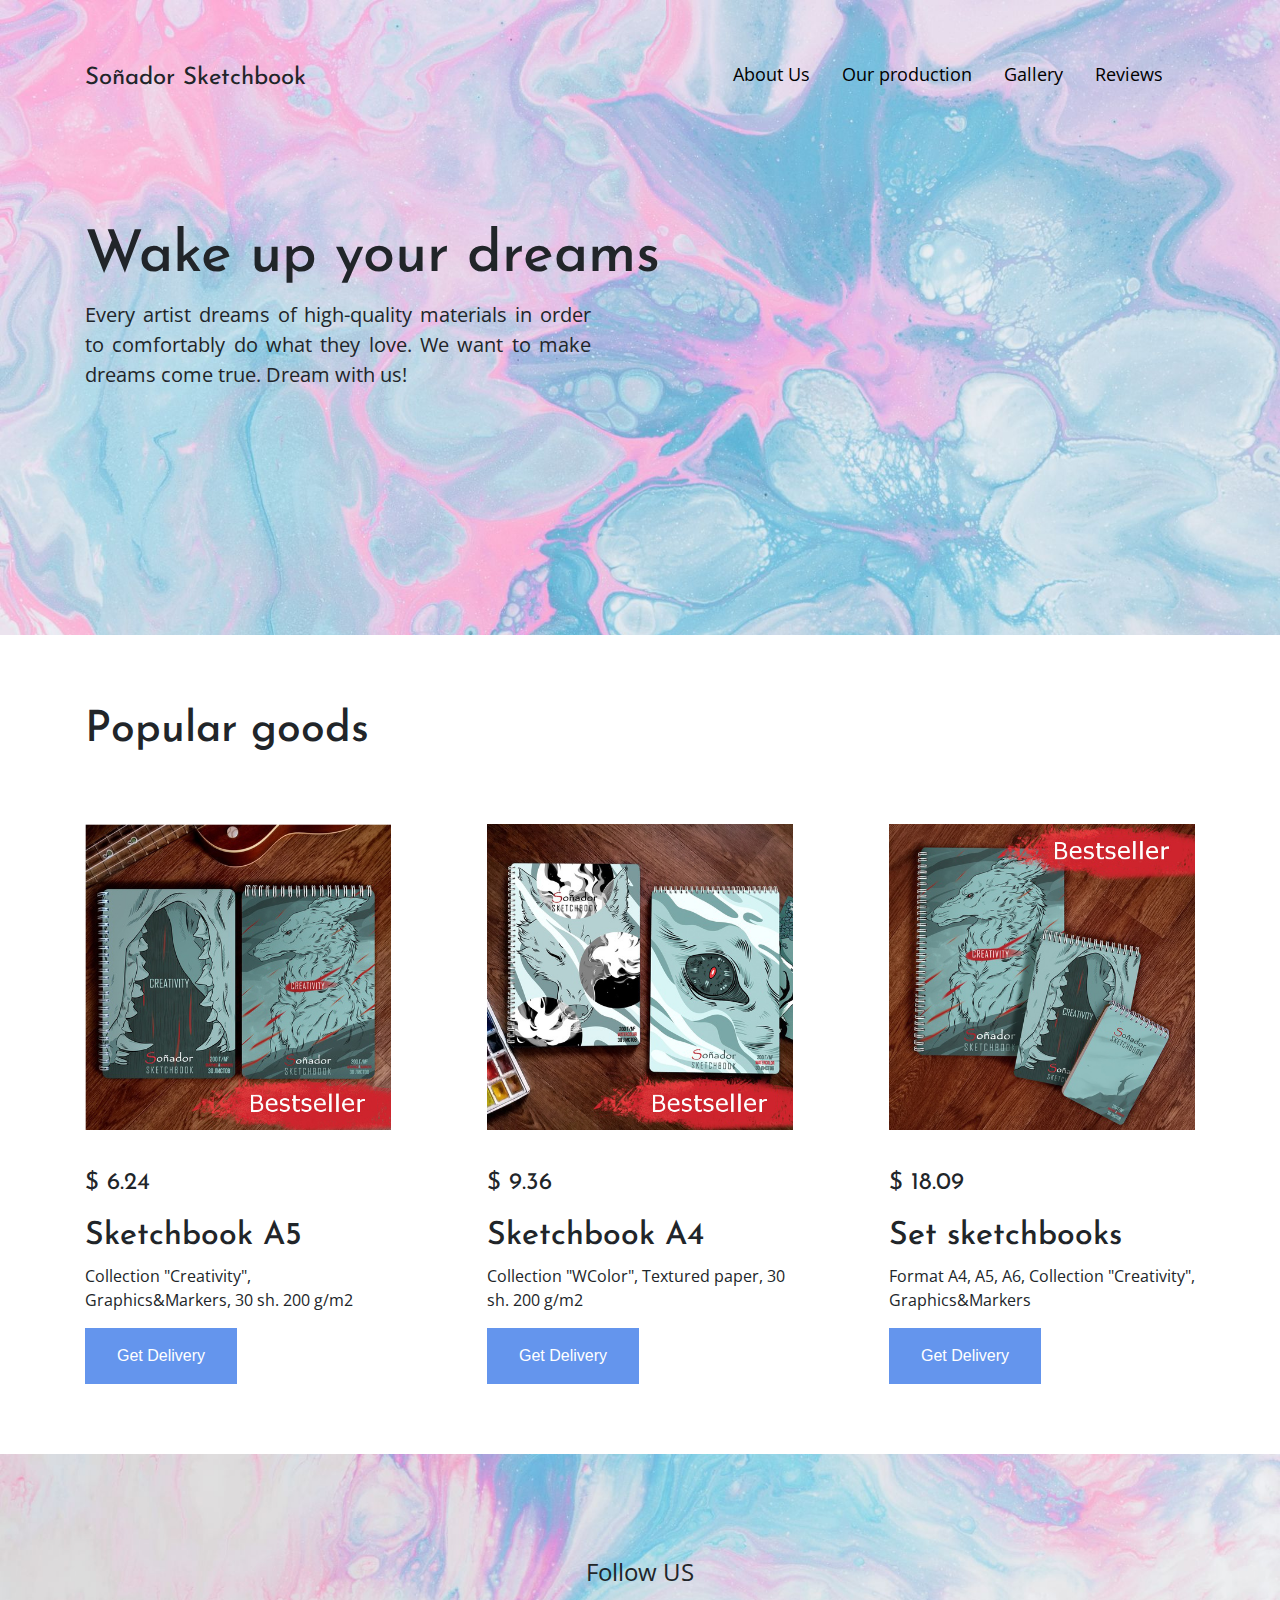
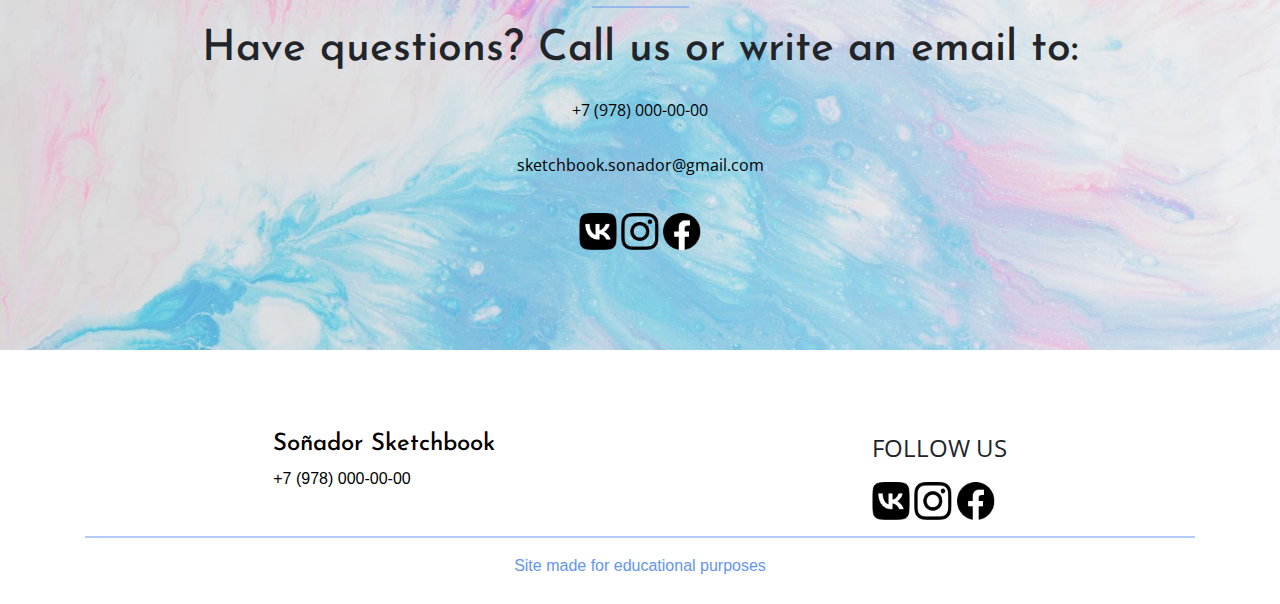
<file: index.html>
<!DOCTYPE html>
<html lang="ru">
<head>
    <meta charset="UTF-8">
    <meta http-equiv="X-UA-Compatible" content="IE=edge">
    <meta name="viewport" content="width=device-width, initial-scale=1.0">
    <title>Sonador Sketchbook</title>
    <link rel="stylesheet" href="css/style.css">
    <link rel="stylesheet" href="css/adaptive.css">
    <link rel="shortcut icon" href="img/logoc.png">
    <link rel="stylesheet" href="https://stackpath.bootstrapcdn.com/bootstrap/4.3.1/css/bootstrap.min.css" integrity="sha384-ggOyR0iXCbMQv3Xipma34MD+dH/1fQ784/j6cY/iJTQUOhcWr7x9JvoRxT2MZw1T" crossorigin="anonymous">
</head>
<body>
    <header>
        <div class="container">
            <div class="logo-nav">
                <p>Soñador Sketchbook</p>
                <nav class="navbar">
                    <div class="nav-fl">
                <a href="html/index_about.html" class="nav-link">About Us</a>
                <a href="html/index_production.html" class="nav-link">Our production</a>
                    </div>
                    <div class="nav-fl">
                <a href="html/index_gallery.html" class="nav-link">Gallery</a>
                <a href="html/index_reviews.html" class="nav-link">Reviews</a>
                    </div>
                </nav>
            </div>
            <div class="about">
                <h1 class="big-slogan">Wake up your dreams</h1>
                <p class="slogan">Every artist dreams of high-quality materials in order to comfortably do what they love. We want to make dreams come true. Dream with us!</p> 
            </div> 
        </div>
    </header>
    
        <main>
            <section class="news">
            <div class="container">
                <div class="first-p">
                <h2>Popular goods</h2>
                </div>
                <div class="main-menu">
                    <div class="product">
                        <img src="img/1.jpg" alt="product-1" class="Img-fluid">
                        <p class="product-price">$ 6.24</p>
                        <h3>Sketchbook A5</h3>
                        <p class="product-text">Collection "Creativity", Graphics&Markers, 30 sh. 200 g/m2</p>
                        <button>Get Delivery</button>
                    </div>
                    <div class="product">
                        <img src="img/2.jpg" alt="product-2" class="Img-fluid">
                        <p class="product-price">$ 9.36</p>
                        <h3>Sketchbook A4</h3>
                        <p class="product-text">Collection "WColor", Textured paper, 30 sh. 200 g/m2</p>
                        <button>Get Delivery</button>
                    </div>
                    <div class="product">
                        <img src="img/3.jpg" alt="product-3" class="Img-fluid">
                        <p class="product-price">$ 18.09</p>
                        <h3>Set sketchbooks</h3>
                        <p class="product-text">Format A4, A5, A6, Collection "Creativity", Graphics&Markers</p>
                        <button>Get Delivery</button>
                    </div>
                </div>
            </div>
            </section>
            <section class="follow">
                <div class="container">
                    <p class="follow-p">Follow US</p>
                    <hr class="s-hr">
                    <h2>Have questions? Call us or write an email to:</h2>
                    <a href="tel:+79780000000"><p class="contacts">+7 (978) 000-00-00</p></a>
                    <a href="https://www.google.com/intl/ru/gmail/about/"><p class="contacts">sketchbook.sonador@gmail.com</p></a>

                    <a href="https://vk.com"><img src="img/VK.png" alt="logo-vk"></a>
                    <a href="https://www.instagram.com"><img src="img/Instagram.png" alt="logo-instagram"></a>
                    <a href="https://www.facebook.com"><img src="img/Vector.png" alt="logo-facebook"></a>      
                </div>
            </section>
        </main>
    
    <footer>
        <div class="container">
            <div class="footer-wrapper">
                <div class="phone-number">
            <a href="#"><h3>Soñador Sketchbook</h3></a>
            <a href="tel:+79780000000"><p>+7 (978) 000-00-00</p></a>
                </div>
            <div class='footer-follow'>
            <p>Follow us</p>
            <a href="https://vk.com"><img src="img/VK.png" alt="logo-vk"></a>
            <a href="https://www.instagram.com"><img src="img/Instagram.png" alt="logo-instagram"></a>
            <a href="https://www.facebook.com"><img src="img/Vector.png" alt="logo-facebook"></a>
            </div>
            </div>
            <hr>
            <p class="site">Site made for educational purposes</p>    
        </div>
    </footer>
    
</body>
</html>
</file>
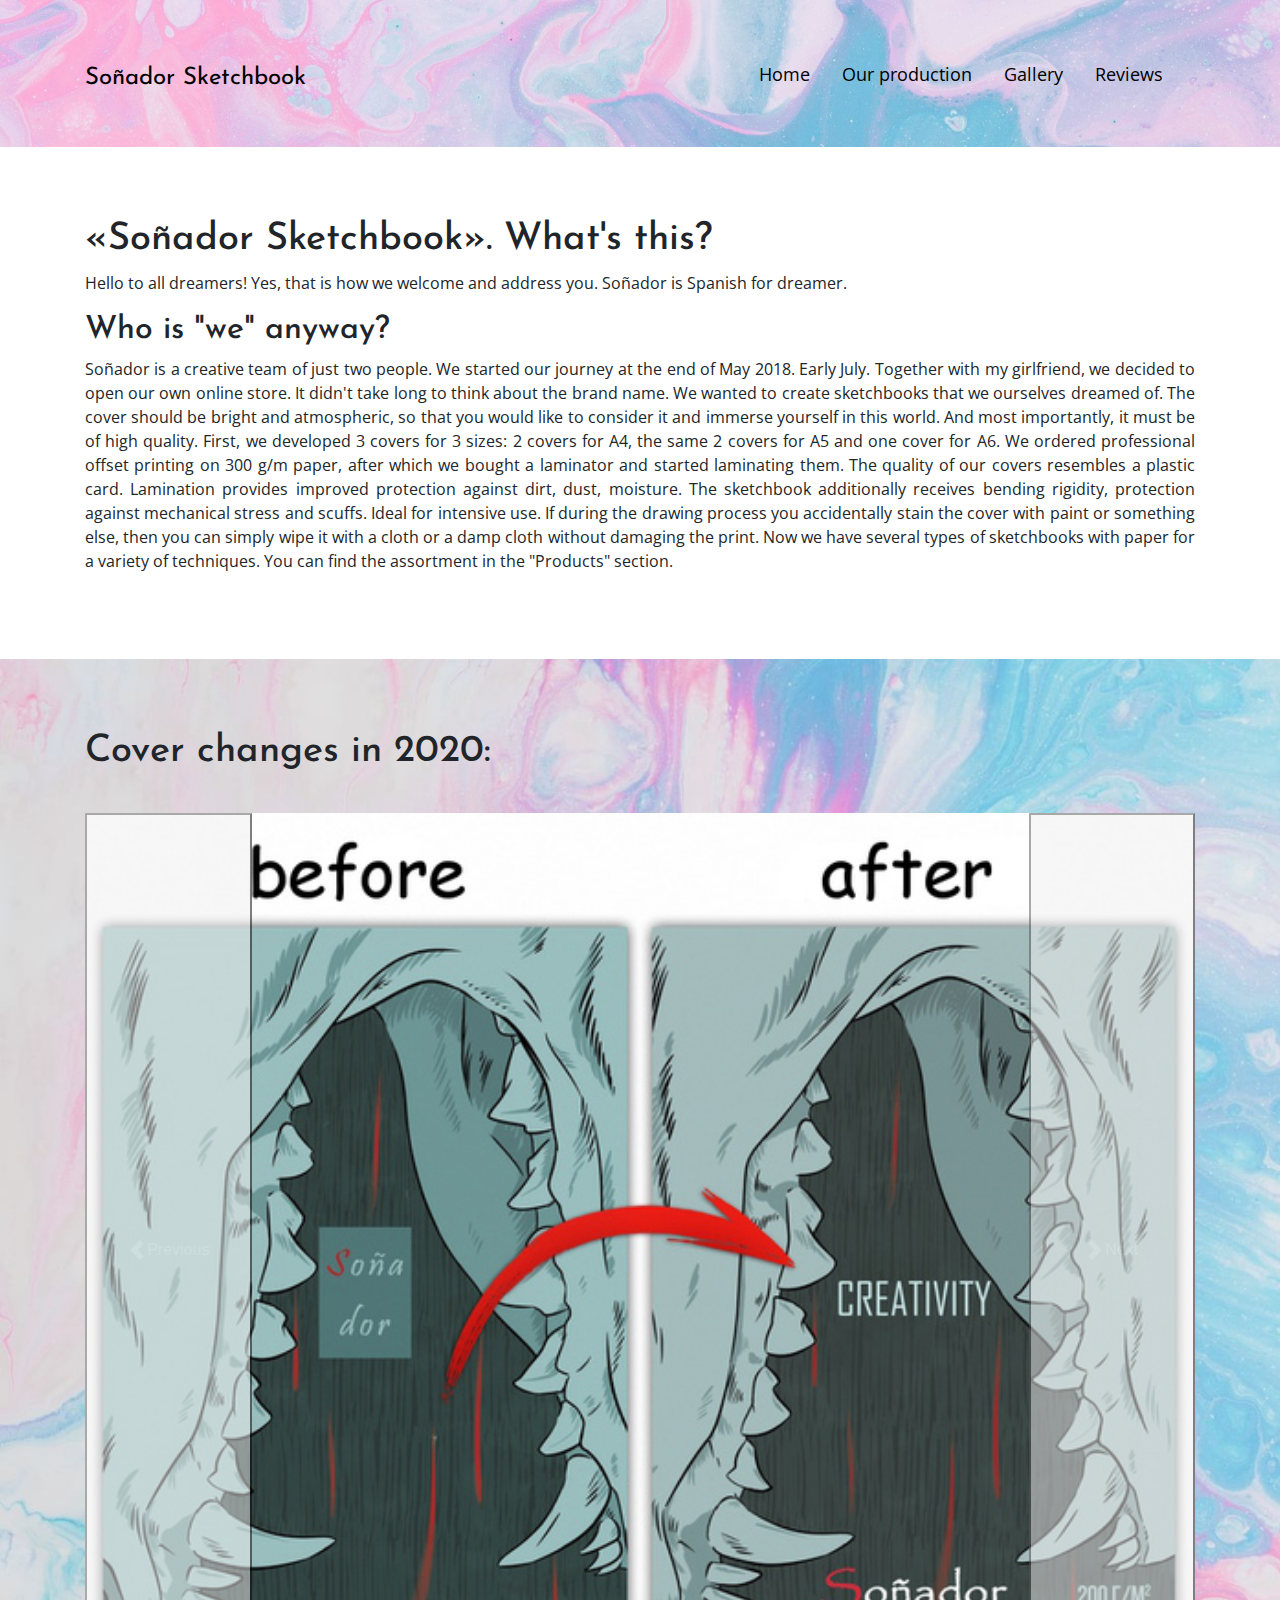
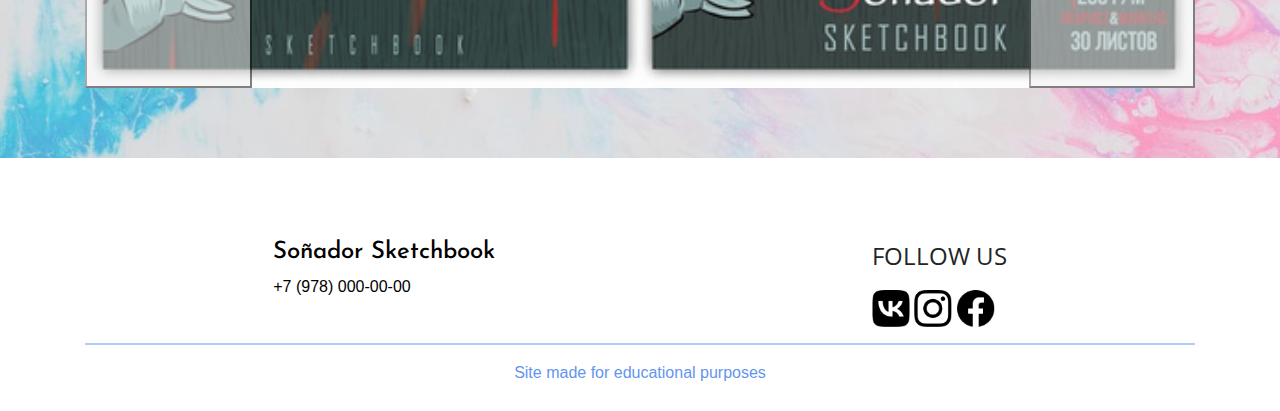
<file: html/index_about.html>
<!DOCTYPE html>
<html lang="ru">
<head>
    <meta charset="UTF-8">
    <meta http-equiv="X-UA-Compatible" content="IE=edge">
    <meta name="viewport" content="width=device-width, initial-scale=1.0">
    <title>Sonador Sketchbook</title>
    <link rel="stylesheet" href="../css/style_about.css">
    <link rel="stylesheet" href="../css/adaptive_about.css">
    <link rel="shortcut icon" href="../img/logoc.png">
    <link rel="stylesheet" href="https://stackpath.bootstrapcdn.com/bootstrap/4.3.1/css/bootstrap.min.css" integrity="sha384-ggOyR0iXCbMQv3Xipma34MD+dH/1fQ784/j6cY/iJTQUOhcWr7x9JvoRxT2MZw1T" crossorigin="anonymous">
</head>
<body>
    <header>
        <div class="container">
            <div class="logo-nav">
                <a href="../index.html" class="logo-a"><p>Soñador Sketchbook</p></a>
                <nav class="navbar">
                    <div class="nav-fl">
                <a href="../index.html" class="nav-link">Home</a>
                <a href="index_production.html" class="nav-link">Our production</a>
                    </div>
                    <div class="nav-fl">
                <a href="index_gallery.html" class="nav-link">Gallery</a>
                <a href="index_reviews.html" class="nav-link">Reviews</a>
                    </div>
                </nav>
            </div>
        </div>
    </header>
    <main>
        <section class="s-history">
            <div class="container">
                <h2>«Soñador Sketchbook». What's this?</h2>
                <p>Hello to all dreamers! Yes, that is how we welcome and address you. Soñador is Spanish for dreamer.</p>
                <h3>Who is "we" anyway?</h3>
                <p class="big-text">Soñador is a creative team of just two people. We started our journey at the end of May 2018. Early July. Together with my girlfriend, we decided to open our own online store. It didn't take long to think about the brand name. We wanted to create sketchbooks that we ourselves dreamed of. The cover should be bright and atmospheric, so that you would like to consider it and immerse yourself in this world. And most importantly, it must be of high quality. First, we developed 3 covers for 3 sizes: 2 covers for A4, the same 2 covers for A5 and one cover for A6. We ordered professional offset printing on 300 g/m paper, after which we bought a laminator and started laminating them. The quality of our covers resembles a plastic card. Lamination provides improved protection against dirt, dust, moisture. The sketchbook additionally receives bending rigidity, protection against mechanical stress and scuffs. Ideal for intensive use. If during the drawing process you accidentally stain the cover with paint or something else, then you can simply wipe it with a cloth or a damp cloth without damaging the print. Now we have several types of sketchbooks with paper for a variety of techniques. You can find the assortment in the "Products" section.</p>
            </div>
        </section>
        <section class="s-changes">
            <div class="container">
                <h2>Cover changes in 2020:</h2>
                <div id="carouselExampleControls" class="carousel slide" data-bs-ride="carousel">
                    <div class="carousel-inner">
                      <div class="carousel-item active">
                        <img src="../img/HhB7hqHvxf4.jpg" class="d-block w-100" alt="...">
                      </div>
                      <div class="carousel-item">
                        <img src="../img/2SXFIaX6IaA.jpg" class="d-block w-100" alt="...">
                      </div>
                      <div class="carousel-item">
                        <img src="../img/CAs-35VoclI.jpg" class="d-block w-100" alt="...">
                      </div>
                    </div>
                    <button class="carousel-control-prev" type="button" data-bs-target="#carouselExampleControls" data-bs-slide="prev">
                      <span class="carousel-control-prev-icon" aria-hidden="true"></span>
                      <span class="visually-hidden">Previous</span>
                    </button>
                    <button class="carousel-control-next" type="button" data-bs-target="#carouselExampleControls" data-bs-slide="next">
                      <span class="carousel-control-next-icon" aria-hidden="true"></span>
                      <span class="visually-hidden">Next</span>
                    </button>
                  </div>
            </div>
        </section>
    </main>
    <footer>
        <div class="container">
            <div class="footer-wrapper">
                <div class="phone-number">
            <a href="#"><h3>Soñador Sketchbook</h3></a>
            <a href="tel:+79780000000"><p>+7 (978) 000-00-00</p></a>
                </div>
            <div class='footer-follow'>
            <p>Follow us</p>
            <a href="https://vk.com"><img src="../img/VK.png" alt="logo-vk"></a>
            <a href="https://www.instagram.com"><img src="../img/Instagram.png" alt="logo-instagram"></a>
            <a href="https://www.facebook.com"><img src="../img/Vector.png" alt="logo-facebook"></a>
            </div>
            </div>
            <hr>
            <p class="site">Site made for educational purposes</p>    
        </div>
    </footer>

<script src="https://cdn.jsdelivr.net/npm/bootstrap@5.1.3/dist/js/bootstrap.bundle.min.js" integrity="sha384-ka7Sk0Gln4gmtz2MlQnikT1wXgYsOg+OMhuP+IlRH9sENBO0LRn5q+8nbTov4+1p" crossorigin="anonymous"></script>
</body>
</html>
</file>
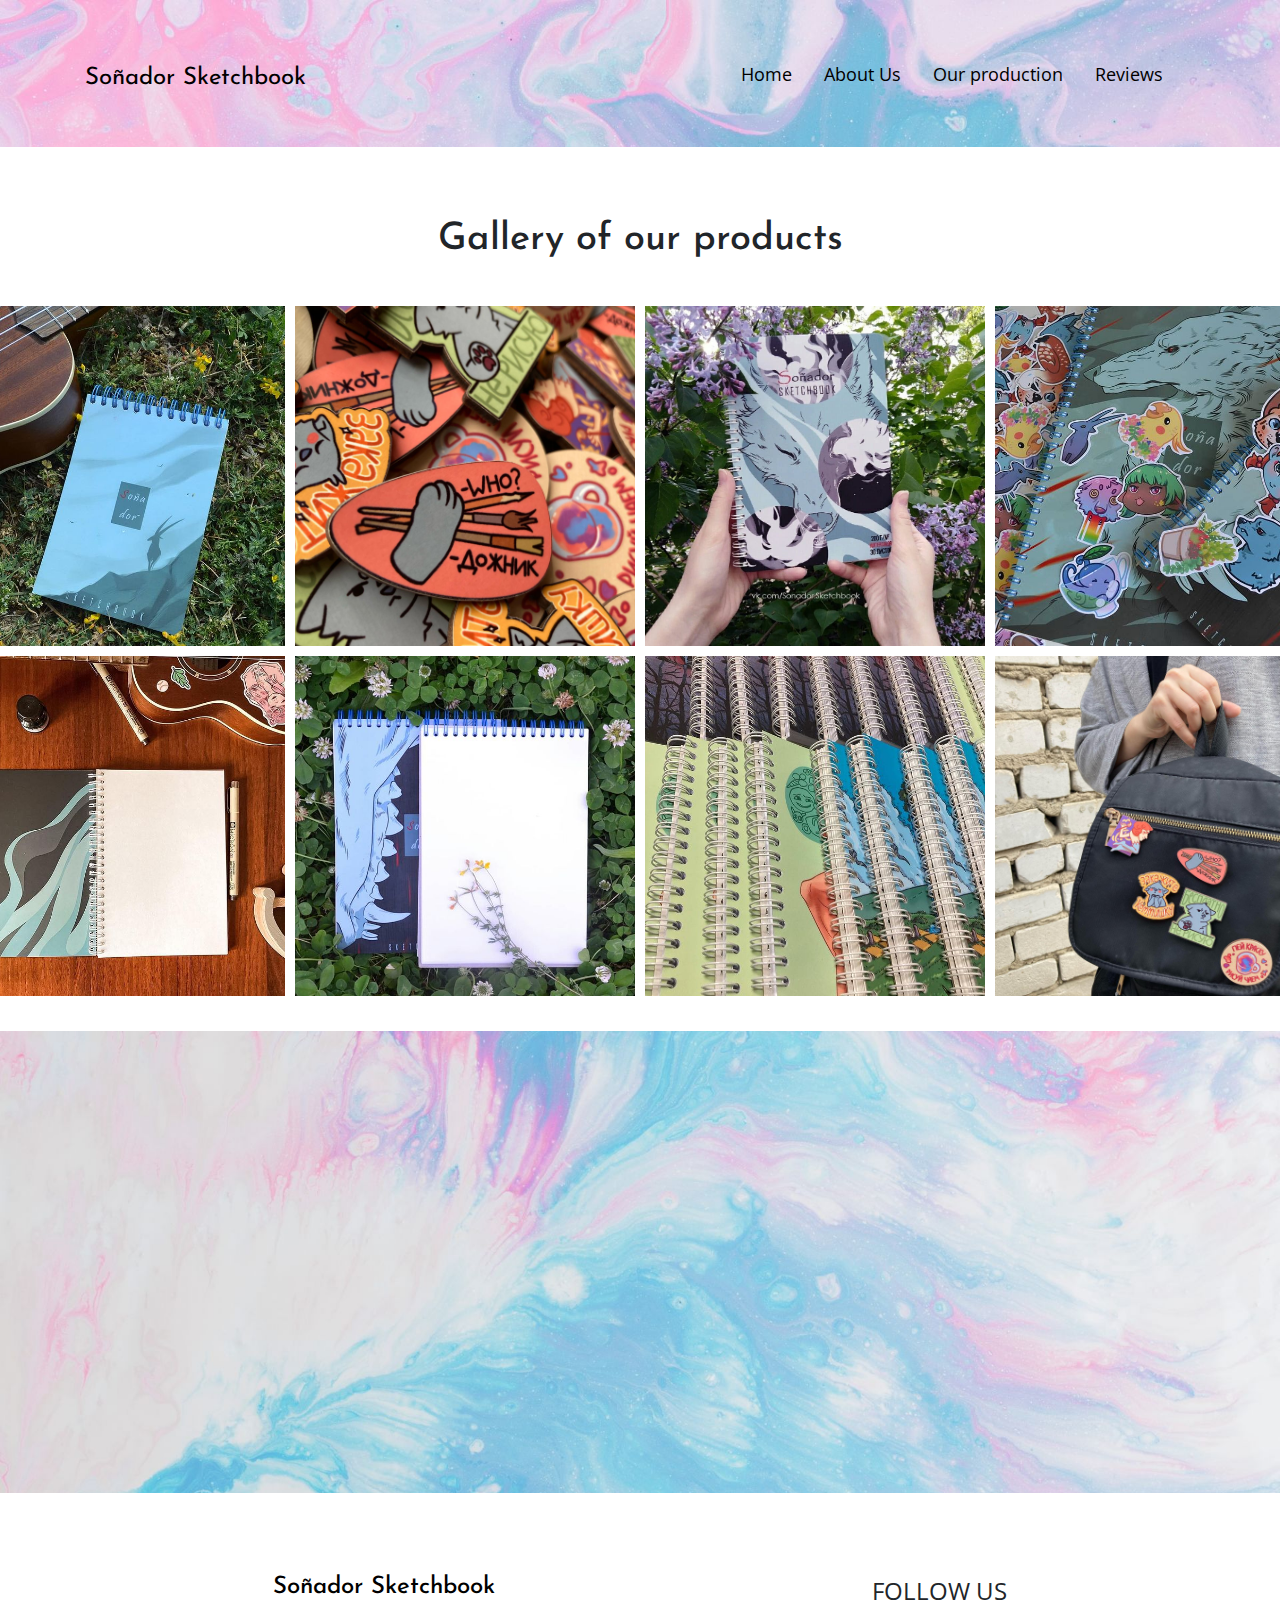
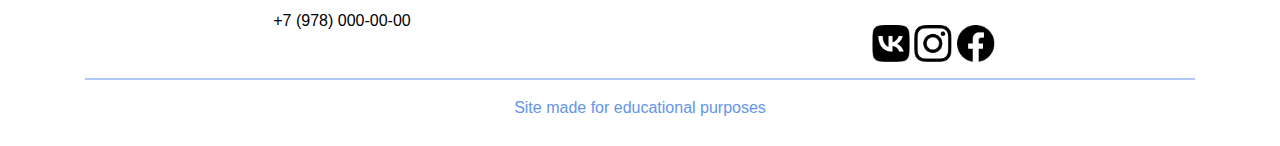
<file: html/index_gallery.html>
<!DOCTYPE html>
<html lang="ru">
<head>
    <meta charset="UTF-8">
    <meta http-equiv="X-UA-Compatible" content="IE=edge">
    <meta name="viewport" content="width=device-width, initial-scale=1.0">
    <title>Sonador Sketchbook</title>
    <link rel="stylesheet" href="../css/style_gallery.css">
    <link rel="stylesheet" href="../css/adaptive.css">
    <link rel="shortcut icon" href="../img/logoc.png">
    <link rel="stylesheet" href="https://stackpath.bootstrapcdn.com/bootstrap/4.3.1/css/bootstrap.min.css" integrity="sha384-ggOyR0iXCbMQv3Xipma34MD+dH/1fQ784/j6cY/iJTQUOhcWr7x9JvoRxT2MZw1T" crossorigin="anonymous">
</head>
<body>
    <header>
        <div class="container">
            <div class="logo-nav">
                <a href="../index.html" class="logo-a"><p>Soñador Sketchbook</p></a>
                <nav class="navbar">
                    <div class="nav-fl">
                <a href="../index.html" class="nav-link">Home</a>
                <a href="index_about.html" class="nav-link">About Us</a>
                    </div>
                    <div class="nav-fl">
                <a href="index_production.html" class="nav-link">Our production</a>
                <a href="index_reviews.html" class="nav-link">Reviews</a>
                </div>
                </nav>
            </div>
        </div>
    </header>
    <main>
        <section>
            <div class="container">
            <div class="foto-wrapper">
                <h2>Gallery of our products</h2>
                <div class="foto-block">
                    <img src="../img/g1.jpg" alt="foto1" class="foto">
                    <img src="../img/g6.jpg" alt="foto2" class="foto"> 
                    <img src="../img/g3.jpg" alt="foto3" class="foto">
                    <img src="../img/g7.jpg" alt="foto4" class="foto">   
                </div>
                <div class="foto-block">
                    <img src="../img/g5.jpg" alt="foto5" class="foto">
                    <img src="../img/g2.jpg" alt="foto6" class="foto">
                    <img src="../img/g4 (2).jpg" alt="foto7" class="foto">
                    <img src="../img/g8.jpg" alt="foto8" class="foto">
                </div>
            </div>
            </div>
        </section>
        <section class="video">
            <div class="container">
                <iframe width="560" height="315" src="https://www.youtube.com/embed/1qvpMFqR4dc" title="YouTube video player" frameborder="0" allow="accelerometer; autoplay; clipboard-write; encrypted-media; gyroscope; picture-in-picture" allowfullscreen></iframe>
            </div>
        </section>
    </main>
    <footer>
        <div class="container">
            <div class="footer-wrapper">
                <div class="phone-number">
            <a href="#"><h3>Soñador Sketchbook</h3></a>
            <a href="tel:+79780000000"><p>+7 (978) 000-00-00</p></a>
                </div>
            <div class='footer-follow'>
            <p>Follow us</p>
            <a href="https://vk.com"><img src="../img/VK.png" alt="logo-vk"></a>
            <a href="https://www.instagram.com"><img src="../img/Instagram.png" alt="logo-instagram"></a>
            <a href="https://www.facebook.com"><img src="../img/Vector.png" alt="logo-facebook"></a>
            </div>
            </div>
            <hr>
            <p class="site">Site made for educational purposes</p>    
        </div>
    </footer>
</body>
</html>
</file>
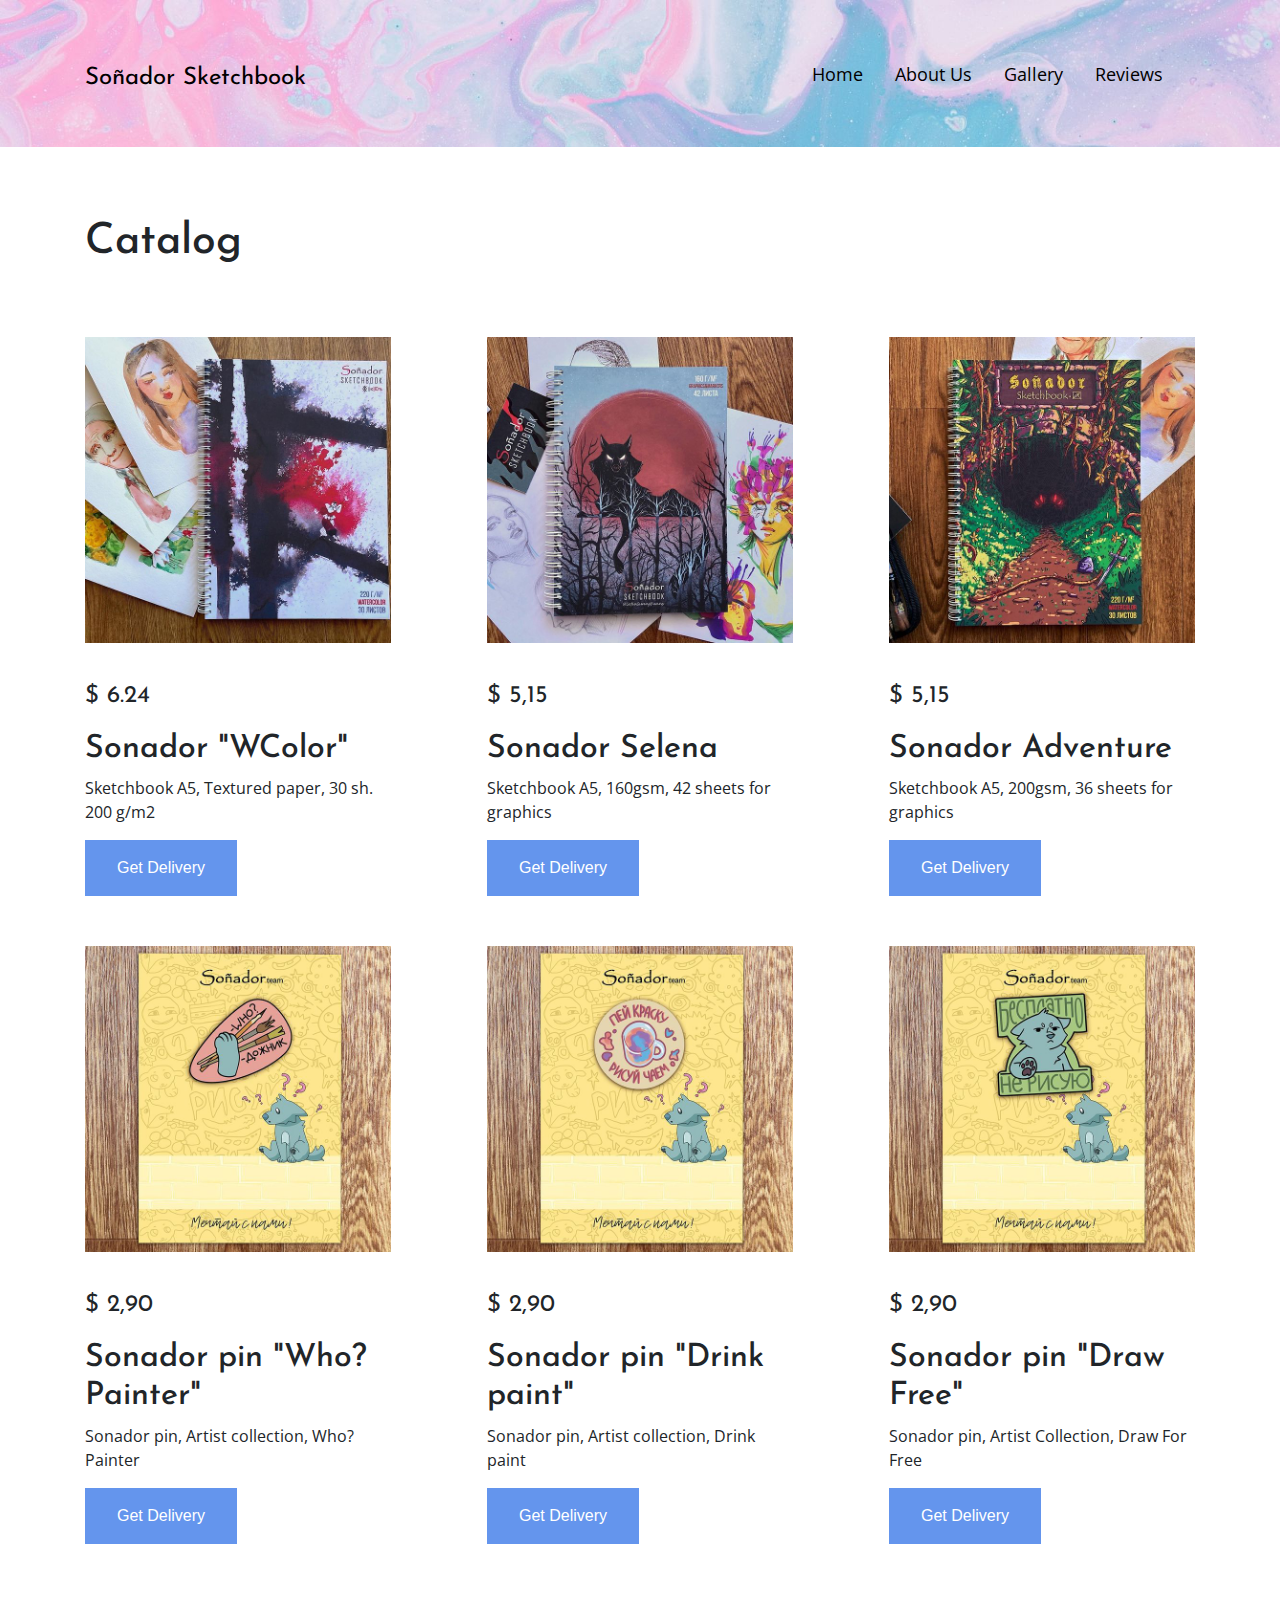
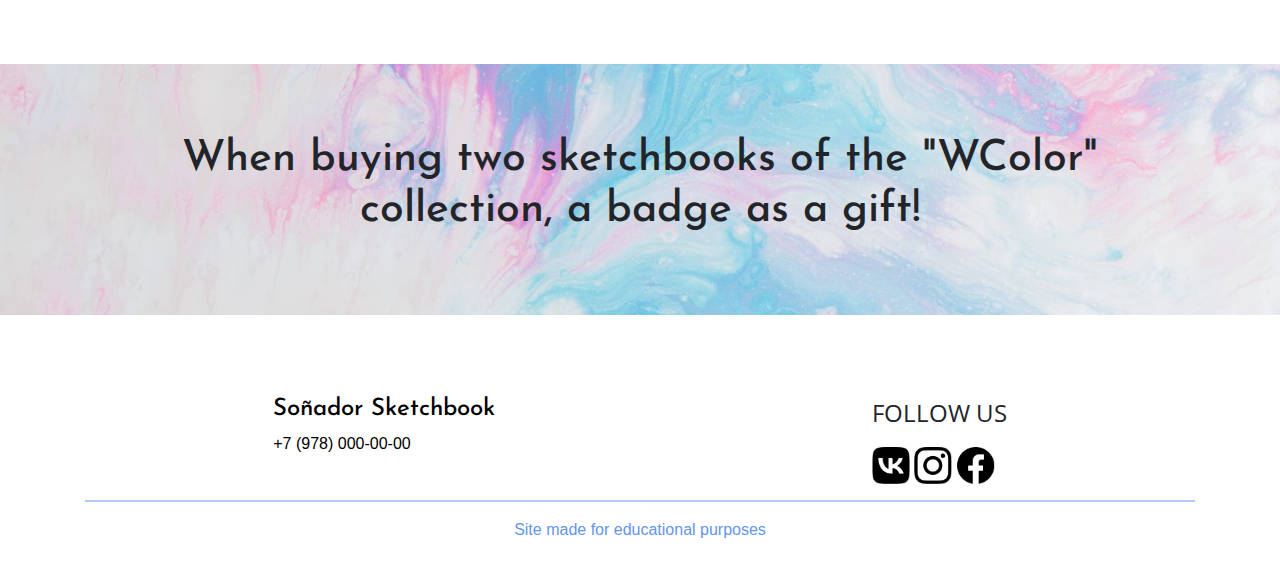
<file: html/index_production.html>
<!DOCTYPE html>
<html lang="ru">
<head>
    <meta charset="UTF-8">
    <meta http-equiv="X-UA-Compatible" content="IE=edge">
    <meta name="viewport" content="width=device-width, initial-scale=1.0">
    <title>Sonador Sketchbook</title>
    <link rel="stylesheet" href="../css/style_production.css">
    <link rel="stylesheet" href="../css/adaptive_production.css">
    <link rel="shortcut icon" href="../img/logoc.png">
    <link rel="stylesheet" href="https://stackpath.bootstrapcdn.com/bootstrap/4.3.1/css/bootstrap.min.css" integrity="sha384-ggOyR0iXCbMQv3Xipma34MD+dH/1fQ784/j6cY/iJTQUOhcWr7x9JvoRxT2MZw1T" crossorigin="anonymous">
</head>
<body>
    <header>
        <div class="container">
            <div class="logo-nav">
                <a href="../index.html" class="logo-a"><p>Soñador Sketchbook</p></a>
                <nav class="navbar">
                    <div class="nav-fl">
                <a href="../index.html" class="nav-link">Home</a>
                <a href="index_about.html" class="nav-link">About Us</a>
                    </div> 
                    <div class="nav-fl">
                <a href="index_gallery.html" class="nav-link">Gallery</a>
                <a href="index_reviews.html" class="nav-link">Reviews</a>
                    </div>
                </nav>
            </div>
        </div>
    </header>
    <main>
        <section class="news">
        <div class="container">
            <div class="first-p">
            <h2>Catalog</h2>
            </div>
            <div class="main-menu">
                <div class="product">
                    <img src="../img/prod1_2.jpg" alt="product-1" class="Img-fluid">
                    <p class="product-price">$ 6.24</p>
                    <h3>Sonador "WColor"</h3>
                    <p class="product-text">Sketchbook A5, Textured paper, 30 sh. 200 g/m2</p>
                    <button>Get Delivery</button>
                </div>
                <div class="product">
                    <img src="../img/prod2_2.jpg" alt="product-2" class="Img-fluid">
                    <p class="product-price">$ 5,15</p>
                    <h3>Sonador Selena</h3>
                    <p class="product-text">Sketchbook A5, 160gsm, 42 sheets for graphics</p>
                    <button>Get Delivery</button>
                </div>
                <div class="product">
                    <img src="../img/prod3_3.jpg" alt="product-3" class="Img-fluid">
                    <p class="product-price">$ 5,15</p>
                    <h3>Sonador Adventure</h3>
                    <p class="product-text">Sketchbook A5, 200gsm, 36 sheets for graphics</p>
                    <button>Get Delivery</button>
                </div>
            </div>
                <div class="main-menu">
                    <div class="product">
                        <img src="../img/prod2_1 (1).jpg" alt="product-4" class="Img-fluid">
                        <p class="product-price">$ 2,90</p>
                        <h3>Sonador pin "Who? Painter"</h3>
                        <p class="product-text">Sonador pin, Artist collection, Who? Painter</p>
                        <button>Get Delivery</button>
                    </div>
                    <div class="product">
                        <img src="../img/prod2_1 (2).jpg" alt="product-5" class="Img-fluid">
                        <p class="product-price">$ 2,90</p>
                        <h3>Sonador pin "Drink paint"</h3>
                        <p class="product-text">Sonador pin, Artist collection, Drink paint</p>
                        <button>Get Delivery</button>
                    </div>
                    <div class="product">
                        <img src="../img/prod2_1 (3).jpg" alt="product-6" class="Img-fluid">
                        <p class="product-price">$ 2,90</p>
                        <h3>Sonador pin "Draw Free"</h3>
                        <p class="product-text">Sonador pin, Artist Collection, Draw For Free</p>
                        <button>Get Delivery</button>
                    </div>
                </div>
        </div>
        </section>
        <section class="sale">
            <div class="container">
                <h2>When buying two sketchbooks of the "WColor" collection, a badge as a gift!</h2>      
            </div>
        </section>
    </main>
    <footer>
        <div class="container">
            <div class="footer-wrapper">
                <div class="phone-number">
            <a href="#"><h3>Soñador Sketchbook</h3></a>
            <a href="tel:+79780000000"><p>+7 (978) 000-00-00</p></a>
                </div>
            <div class='footer-follow'>
            <p>Follow us</p>
            <a href="https://vk.com"><img src="../img/VK.png" alt="logo-vk"></a>
            <a href="https://www.instagram.com"><img src="../img/Instagram.png" alt="logo-instagram"></a>
            <a href="https://www.facebook.com"><img src="../img/Vector.png" alt="logo-facebook"></a>
            </div>
            </div>
            <hr>
            <p class="site">Site made for educational purposes</p>    
        </div>
    </footer>
</body>
</html>
</file>
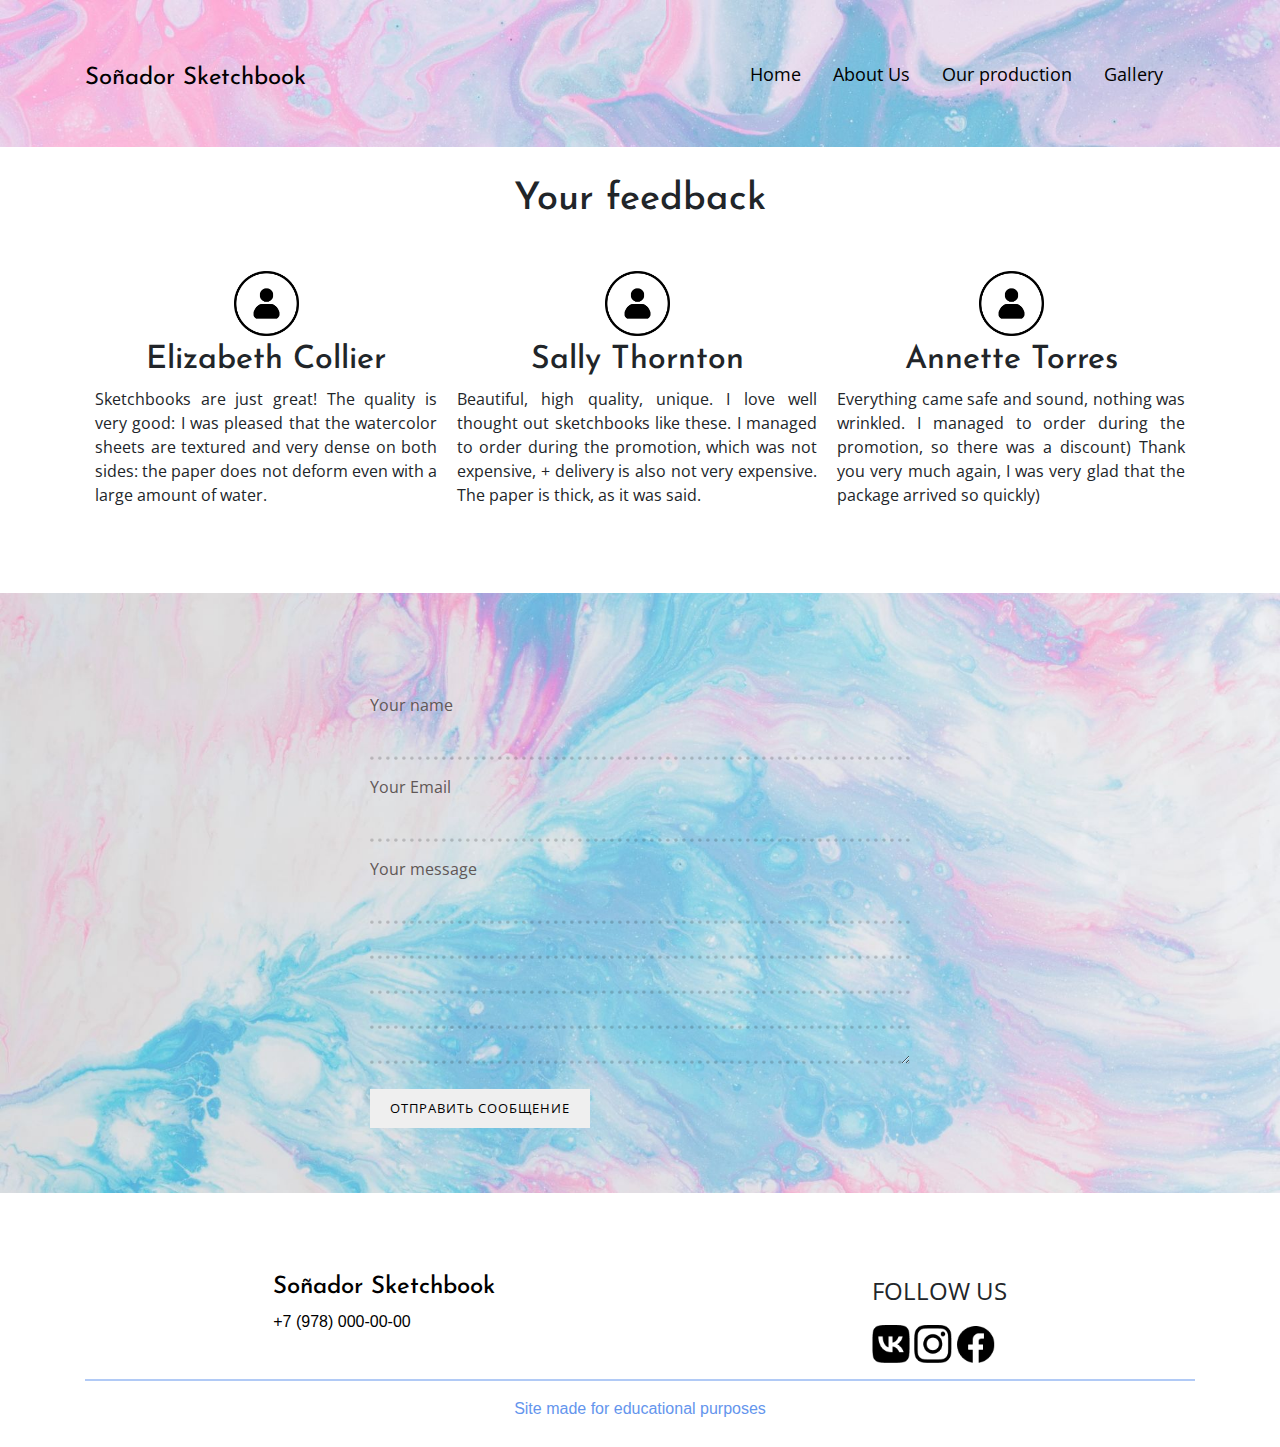
<file: html/index_reviews.html>
<!DOCTYPE html>
<html lang="ru">
<head>
    <meta charset="UTF-8">
    <meta http-equiv="X-UA-Compatible" content="IE=edge">
    <meta name="viewport" content="width=device-width, initial-scale=1.0">
    <title>Sonador Sketchbook</title>
    <link rel="stylesheet" href="../css/style_reviews.css">
    <link rel="stylesheet" href="../css/adaptive_reviews.css">
    <link rel="shortcut icon" href="../img/logoc.png">
    <link rel="stylesheet" href="https://stackpath.bootstrapcdn.com/bootstrap/4.3.1/css/bootstrap.min.css" integrity="sha384-ggOyR0iXCbMQv3Xipma34MD+dH/1fQ784/j6cY/iJTQUOhcWr7x9JvoRxT2MZw1T" crossorigin="anonymous">
</head>
<body>
    <header>
        <div class="container">
            <div class="logo-nav">
                <a href="../index.html" class="logo-a"><p>Soñador Sketchbook</p></a>
                <nav class="navbar">
                    <div class="nav-fl">
                <a href="../index.html" class="nav-link">Home</a>
                <a href="index_about.html" class="nav-link">About Us</a>
                    </div>
                    <div class="nav-fl">
                <a href="index_production.html" class="nav-link">Our production</a>
                <a href="index_gallery.html" class="nav-link">Gallery</a>
                    </div>
                </nav>
            </div>
        </div>
    </header>
    <main>
        <section class="s-second">
            <div class="container">
                <h2>Your feedback</h2>
                <div class="wrapper-reviews">
                <div class="review">
                    <img src="../img/human1.png" alt="human-1">
                    <h3>Elizabeth Collier</h3>
                    <p class="review-text">Sketchbooks are just great! The quality is very good: I was pleased that the watercolor sheets are textured and very dense on both sides: the paper does not deform even with a large amount of water.</p>
                </div>
                <div class="review">
                    <img src="../img/human1.png" alt="human-2">
                    <h3>Sally Thornton</h3>
                    <p class="review-text">Beautiful, high quality, unique. I love well thought out sketchbooks like these. I managed to order during the promotion, which was not expensive, + delivery is also not very expensive. The paper is thick, as it was said.</p>
                </div>
                <div class="review">
                    <img src="../img/human1.png" alt="human-3">
                    <h3>Annette Torres</h3>
                    <p class="review-text">Everything came safe and sound, nothing was wrinkled.
                        I managed to order during the promotion, so there was a discount) Thank you very much again, I was very glad that the package arrived so quickly)</p>
                </div>
                </div>
            </div>
        </section>
        <section class="form">
            <div class="container">
                <form action="" class="postcard">
                    <div class="form-row">
                    <label for="name">Your name</label><input type="text" id="name" required>
                    </div>
                    <div class="form-row">
                    <label for="email">Your Email</label><input type="email" id="email" required>
                    </div>
                    <div class="form-row">
                    <label for="message">Your message</label><textarea rows="5" id="message" required></textarea>
                    </div>
                    <div class="form-row">
                    <input type="submit" value="Отправить сообщение">
                    </div>
                </form>
            </div>
        </section>
    </main>
</main>
<footer>
    <div class="container">
        <div class="footer-wrapper">
            <div class="phone-number">
        <a href="#"><h3>Soñador Sketchbook</h3></a>
        <a href="tel:+79780000000"><p>+7 (978) 000-00-00</p></a>
            </div>
        <div class='footer-follow'>
        <p>Follow us</p>
        <a href="https://vk.com"><img src="../img/VK.png" alt="logo-vk"></a>
        <a href="https://www.instagram.com"><img src="../img/Instagram.png" alt="logo-instagram"></a>
        <a href="https://www.facebook.com"><img src="../img/Vector.png" alt="logo-facebook"></a>
        </div>
        </div>
        <hr>
        <p class="site">Site made for educational purposes</p>    
    </div>
</footer>
</body>
</html>
</file>
<file: css/style.css>
@import url('https://fonts.googleapis.com/css2?family=Josefin+Sans:wght@700&family=Open+Sans:wght@400;600&display=swap');
body{
    font-family: 'Open Sans', sans-serif;
}
header{
    background-image: url(../img/150216-uzor-akvarelnaya_zhivopis-akrilovaya_kraska-illustracia-akva-1920x1080.jpg);
    background-repeat: no-repeat;
    background-size: cover;
    padding:10px;
}
.logo-nav{
    display: flex;
    justify-content: space-between;
    padding-top: 50px;
}
.logo-nav p{
    font-family: 'Josefin Sans', sans-serif;
    font-size: 24px;
}
.logo-nav p:hover{
    transform: scale(1.1);
    color: cornflowerblue;
    transition-duration: 0.3s;
}
.navbar{
    margin-top: -24px;
}
nav a{
    font-family: 'Open Sans', sans-serif;
    font-weight: bold 400;
    font-size: 18px;
    text-decoration: none;
    padding-left: 46px;
    color: black;
}
nav a:hover{
    color: cornflowerblue;
    transform: scale(1.1);
    transition-duration: 0.3s;
}
.about{
    padding-top: 110px;
}
.about h1{
    font-family: 'Josefin Sans', sans-serif;
    font-size: 58px;
    max-width: 610px;
}
.about p{
    font-family: 'Open Sans', sans-serif;
    font-weight: bold 600;
    font-size: 20px;
    text-align: justify;
    max-width: 506px;
    padding-bottom: 219px;
}
.news{
    padding-top: 70px;
    padding-bottom: 70px;
    background-size: cover;
}
.news h2{
    font-family: 'Josefin Sans', sans-serif;
    font-size: 43px;
    padding-bottom: 60px;
}
.main-menu{
    display: flex;
    justify-content: space-between;
}
.main-menu img{
    max-width: 100%;
    height: auto;
}
.product{
    max-width: 306px;
}
.product-text{
    font-family: 'Open Sans', sans-serif;
    font-weight: bold 400;
    font-style: 16px;
}
.product-price{
    font-family: 'Josefin Sans', sans-serif;
    font-weight: bold 700;
    font-size: 24px;
    padding-top: 35px;
}
.product h3{
    font-family: 'Josefin Sans', sans-serif;
    font-weight: bold 600;
    font-size: 32px;
}
button{
    background-color: cornflowerblue;
    border: none;
    color: white;
    padding: 16px 32px;
    text-decoration: none;
    margin: 4px 2px;
    cursor: pointer;
}
.follow{
    text-align: center;
    background-image: url(../img/148643-rozovyj-dizajn-nebo-purpurnyj_cvet-art-1920x1080.jpg);
    background-size: cover;
    background-repeat: no-repeat;
}
.follow-p{
    font-family: 'Open Sans', sans-serif;
    font-weight: bold 600;
    font-size: 24px;
    padding-top: 100px;
}
.follow a{
    text-decoration: none;
    color: black;
}
.follow a:hover{
    color: cornflowerblue;
    text-decoration: none;
    transition-duration: 0.3s;
}
.follow .contacts{
    padding-top: 15px;
    font-family: 'Open Sans', sans-serif;
    font-weight: bold 400;
}
.follow h2{
    font-family: 'Josefin Sans', sans-serif;
    font-size: 43px;
}
.follow img{
    max-width: 38px;
    padding-bottom: 100px;
    padding-top: 20px;
}
.s-hr{
    width: 95px;
    border: 1px solid cornflowerblue;
    opacity: .5;
}
.phone-number a{
    text-decoration: none;
    color: black;
}
.phone-number a:hover{
    text-decoration: none;
    color: cornflowerblue;
    transition-duration: 0.3s;
}
footer{
    padding:10px;
}
footer h3{
    font-family: 'Josefin Sans', sans-serif;
    font-size: 24px;
    
}
.footer-wrapper{
    display: flex;
    justify-content: space-around;
    padding-top: 70px;
}
footer h3:hover{
    transform: scale(1.1);
    color: cornflowerblue;
    transition-duration: 0.3s;
}
.footer-follow p{
    font-family: 'Open Sans', sans-serif;
    font-weight: bold 400;
    font-size: 24px;
    text-transform: uppercase;
}
.footer-follow img{
    max-width: 38px;
}
.site{
    text-align: center;
    color: cornflowerblue;
}
footer hr{
    border: 1px solid cornflowerblue;
    opacity: .5;
}
</file>
<file: css/adaptive.css>
@media screen and (min-width:1200px){
    .nav-fl{
        display :  inline-flex;
    }
}

@media screen and (max-width:992px){
    .about{
        padding-left: 20px;
    }
    .nav-fl{
        display :  inline-flex;
    }
}

@media screen and (max-width:768px){
    nav a{
        font-size: 20px;
    }
    .product{
        padding-left: 10px;
    }
    .product h3{
        font-size: 25px;
    }
    .product-price{
        font-size: 20px;
    }
}

@media screen and (max-width:576px){
    .about h1{
        font-size: 55px;
    }
    .about p{
        max-width: 456px;
    }
    .main-menu{
        flex-direction: column;
    }
    .product{
        padding-top: 20px;
    }
    .news{
        padding-top: 40px;
        padding-bottom: 40px;
    }
    .news h2{
        padding-top: -30px;
        padding-bottom: 0;
    }
    .product-price{
        font-size: 20px;
    }
    .about{
        padding-top: 50px;
    }
    .about p{
        padding-bottom: 100px;
    }
    .follow h2{
        font-size: 38px;
    }
    .follow p{
        padding-top: 40px;
    }
    .follow img{
        padding-bottom: 40px;
    }
    .footer-follow img{
        width: 30px;
    }
}
</file>
<file: css/style_about.css>
@import url('https://fonts.googleapis.com/css2?family=Josefin+Sans:wght@700&family=Open+Sans:wght@400;600&display=swap');
body{
    font-family: 'Open Sans', sans-serif;
}
header{
    background-image: url(../img/150216-uzor-akvarelnaya_zhivopis-akrilovaya_kraska-illustracia-akva-1920x1080.jpg);
    background-repeat: no-repeat;
    background-size: cover;
    padding:10px;
}
.logo-nav{
    display: flex;
    justify-content: space-between;
    padding-top: 50px;
    padding-bottom: 25px;
}
.logo-a{
    font-family: 'Josefin Sans', sans-serif;
    font-size: 24px;
    text-decoration: none;
    color: black;
}
.logo-a:hover{
    transform: scale(1.1);
    color: cornflowerblue;
    text-decoration: none;
    transition-duration: 0.3s;
}
.navbar{
    margin-top: -24px;
}
nav a{
    font-family: 'Open Sans', sans-serif;
    font-weight: bold 400;
    font-size: 18px;
    text-decoration: none;
    padding-left: 46px;
    color: black;
}
nav a:hover{
    color: cornflowerblue;
    transform: scale(1.1);
    transition-duration: 0.3s;
}
.big-text{
    padding-bottom: 70px;
}
.s-history{
    padding-top: 70px;
}
.s-history h2{
    font-family: 'Josefin Sans', sans-serif;
    font-weight: bold 600;
    font-size: 38px;
}
.s-history h3{
    font-family: 'Josefin Sans', sans-serif;
    font-weight: bold 600;
    font-size: 32px;
}
.s-history p{
    font-family: 'Open Sans', sans-serif;
    font-weight: bold 400;
    font-size: 16px;
    text-align: justify;
}
.s-changes{
    background-image: url(../img/148643-rozovyj-dizajn-nebo-purpurnyj_cvet-art-1920x1080.jpg);
    background-repeat: no-repeat;
    background-size: cover;
    padding-top: 70px;
    padding-bottom: 70px;
}
.s-changes h2{
    font-family: 'Josefin Sans', sans-serif;
    font-weight: bold 600;
    font-size: 38px;
    padding-bottom: 30px;
}
footer{
    padding:10px;
}
footer h3{
    font-family: 'Josefin Sans', sans-serif;
    font-size: 24px;
    
}
.footer-wrapper{
    display: flex;
    justify-content: space-around;
    padding-top: 70px;
}
footer h3:hover{
    transform: scale(1.1);
    color: cornflowerblue;
    transition-duration: 0.3s;
}
.footer-follow p{
    font-family: 'Open Sans', sans-serif;
    font-weight: bold 400;
    font-size: 24px;
    text-transform: uppercase;
}
.footer-follow img{
    max-width: 38px;
}
.site{
    text-align: center;
    color: cornflowerblue;
}
footer hr{
    border: 1px solid cornflowerblue;
    opacity: .5;
}
.phone-number a{
    text-decoration: none;
    color: black;
}
.phone-number a:hover{
    text-decoration: none;
    color: cornflowerblue;
    transition-duration: 0.3s;
}
</file>
<file: css/adaptive_about.css>
@media screen and (min-width:1200px){
    .nav-fl{
        display :  inline-flex;
    }
}

@media screen and (max-width:992px){
    .nav-fl{
        display :  inline-flex;
    }
}
@media screen and (max-width:768px){
    .s-history h2{
        font-size: 34px;
    }
    .s-history h3{
        font-size: 30px;
    }
}

@media screen and (max-width:576px){
    .s-history h2{
        font-size: 34px;
    }
    .s-history h3{
        font-size: 30px;
    }
    .s-history p{
        font-size: 14px;
    }
    .footer-follow img{
        width: 30px;
    }
}
</file>
<file: css/style_gallery.css>
@import url('https://fonts.googleapis.com/css2?family=Josefin+Sans:wght@700&family=Open+Sans:wght@400;600&display=swap');
body{
    font-family: 'Open Sans', sans-serif;
}
header{
    background-image: url(../img/150216-uzor-akvarelnaya_zhivopis-akrilovaya_kraska-illustracia-akva-1920x1080.jpg);
    background-repeat: no-repeat;
    background-size: cover;
    padding:10px;
}
.logo-nav{
    display: flex;
    justify-content: space-between;
    padding-top: 50px;
    padding-bottom: 25px;
}
.logo-a{
    font-family: 'Josefin Sans', sans-serif;
    font-size: 24px;
    text-decoration: none;
    color: black;
}
.logo-a:hover{
    transform: scale(1.1);
    color: cornflowerblue;
    text-decoration: none;
    transition-duration: 0.3s;
}
.navbar{
    margin-top: -24px;
}
nav a{
    font-family: 'Open Sans', sans-serif;
    font-weight: bold 400;
    font-size: 18px;
    text-decoration: none;
    padding-left: 46px;
    color: black;
}
nav a:hover{
    color: cornflowerblue;
    transform: scale(1.1);
    transition-duration: 0.3s;
}
.foto-block{
    display: flex;
}
.foto{
    width: 350px;
    padding: 5px;
}
.foto-wrapper h2{
    font-family: 'Josefin Sans', sans-serif;
    font-weight: bold 600;
    font-size: 38px;
    padding-bottom: 30px;
}
.foto-wrapper{
    display: flex;
    flex-direction: column;
    justify-content: space-between;
    align-items: center;
    margin-top: 70px;
    padding-bottom: 30px;
}
.video{
    background-image: url(../img/148643-rozovyj-dizajn-nebo-purpurnyj_cvet-art-1920x1080.jpg);
    background-repeat: no-repeat;
    background-size: cover;
    padding-top: 70px;
    padding-bottom: 70px;
    text-align: center;
}

footer{
    padding:10px;
}
footer h3{
    font-family: 'Josefin Sans', sans-serif;
    font-size: 24px;
    
}
.footer-wrapper{
    display: flex;
    justify-content: space-around;
    padding-top: 70px;
}
footer h3:hover{
    transform: scale(1.1);
    color: cornflowerblue;
    transition-duration: 0.3s;
}
.footer-follow p{
    font-family: 'Open Sans', sans-serif;
    font-weight: bold 400;
    font-size: 24px;
    text-transform: uppercase;
}
.footer-follow img{
    max-width: 38px;
}
.site{
    text-align: center;
    color: cornflowerblue;
}
footer hr{
    border: 1px solid cornflowerblue;
    opacity: .5;
}
.phone-number a{
    text-decoration: none;
    color: black;
}
.phone-number a:hover{
    text-decoration: none;
    color: cornflowerblue;
    transition-duration: 0.3s;
}
</file>
<file: css/style_production.css>
@import url('https://fonts.googleapis.com/css2?family=Josefin+Sans:wght@700&family=Open+Sans:wght@400;600&display=swap');
body{
    font-family: 'Open Sans', sans-serif;
}
header{
    background-image: url(../img/150216-uzor-akvarelnaya_zhivopis-akrilovaya_kraska-illustracia-akva-1920x1080.jpg);
    background-repeat: no-repeat;
    background-size: cover;
    padding:10px;
}
.logo-nav{
    display: flex;
    justify-content: space-between;
    padding-top: 50px;
    padding-bottom: 25px;
}
.logo-a{
    font-family: 'Josefin Sans', sans-serif;
    font-size: 24px;
    text-decoration: none;
    color: black;
}
.logo-a:hover{
    transform: scale(1.1);
    color: cornflowerblue;
    text-decoration: none;
    transition-duration: 0.3s;
}
.navbar{
    margin-top: -24px;
}
nav a{
    font-family: 'Open Sans', sans-serif;
    font-weight: bold 400;
    font-size: 18px;
    text-decoration: none;
    padding-left: 46px;
    color: black;
}
nav a:hover{
    color: cornflowerblue;
    transform: scale(1.1);
    transition-duration: 0.3s;
}
.news{
    padding-top: 70px;
    padding-bottom: 70px;
    background-size: cover;
}
.news h2{
    font-family: 'Josefin Sans', sans-serif;
    font-size: 43px;
    padding-bottom: 60px;
}
.main-menu{
    display: flex;
    justify-content: space-between;
}
.main-menu img{
    max-width: 100%;
    height: auto;
}
.product{
    max-width: 306px;
    padding-bottom: 50px;
}
.product-text{
    font-family: 'Open Sans', sans-serif;
    font-weight: bold 400;
    font-style: 16px;
}
.product-price{
    font-family: 'Josefin Sans', sans-serif;
    font-weight: bold 700;
    font-size: 24px;
    padding-top: 35px;
}
.product h3{
    font-family: 'Josefin Sans', sans-serif;
    font-weight: bold 600;
    font-size: 32px;
}
button{
    background-color: cornflowerblue;
    border: none;
    color: white;
    padding: 16px 32px;
    text-decoration: none;
    margin: 4px 2px;
    cursor: pointer;
}
.sale{
    background-image: url(../img/148643-rozovyj-dizajn-nebo-purpurnyj_cvet-art-1920x1080.jpg);
    background-size: cover;
    background-repeat: no-repeat;
    padding-top: 70px;
    padding-bottom: 70px;
}
.sale h2{
    font-family: 'Josefin Sans', sans-serif;
    font-size: 43px;
    text-align: center;
}

footer{
    padding:10px;
}
footer h3{
    font-family: 'Josefin Sans', sans-serif;
    font-size: 24px;
    
}
.footer-wrapper{
    display: flex;
    justify-content: space-around;
    padding-top: 70px;
}
footer h3:hover{
    transform: scale(1.1);
    color: cornflowerblue;
    transition-duration: 0.3s;
}
.footer-follow p{
    font-family: 'Open Sans', sans-serif;
    font-weight: bold 400;
    font-size: 24px;
    text-transform: uppercase;
}
.footer-follow img{
    max-width: 38px;
}
.site{
    text-align: center;
    color: cornflowerblue;
}
footer hr{
    border: 1px solid cornflowerblue;
    opacity: .5;
}
.phone-number a{
    text-decoration: none;
    color: black;
}
.phone-number a:hover{
    text-decoration: none;
    color: cornflowerblue;
    transition-duration: 0.3s;
}
</file>
<file: css/adaptive_production.css>
@media screen and (min-width:1200px){
    .nav-fl{
        display :  inline-flex;
    }
}

@media screen and (max-width:992px){
    .nav-fl{
        display :  inline-flex;
    }
    .sale h2{
        font-size: 40px;
    }
}

@media screen and (max-width:768px){
    nav a{
        font-size: 20px;
    }
    .product{
        padding-left: 10px;
    }
    .product h3{
        font-size: 23px;
    }
    .product-price{
        font-size: 20px;
        padding-top: 25px;
    }
    .sale h2{
        font-size: 38px;
    }
    .footer-follow img{
        width: 30px;
    }
}

@media screen and (max-width:576px){
    .product h3{
        font-size: 22px;
    }
    .product-price{
        font-size: 18px;
        padding-top: 25px;
    }
    .sale h2{
        font-size: 34px;
    }
    .footer-follow img{
        width: 30px;
    }
}
</file>
<file: css/style_reviews.css>
@import url('https://fonts.googleapis.com/css2?family=Josefin+Sans:wght@700&family=Open+Sans:wght@400;600&display=swap');
body{
    font-family: 'Open Sans', sans-serif;
}
header{
    background-image: url(../img/150216-uzor-akvarelnaya_zhivopis-akrilovaya_kraska-illustracia-akva-1920x1080.jpg);
    background-repeat: no-repeat;
    background-size: cover;
    padding:10px;
}
.logo-nav{
    display: flex;
    justify-content: space-between;
    padding-top: 50px;
    padding-bottom: 25px;
}
.logo-a{
    font-family: 'Josefin Sans', sans-serif;
    font-size: 24px;
    text-decoration: none;
    color: black;
}
.logo-a:hover{
    transform: scale(1.1);
    color: cornflowerblue;
    text-decoration: none;
    transition-duration: 0.3s;
}
.navbar{
    margin-top: -24px;
}
nav a{
    font-family: 'Open Sans', sans-serif;
    font-weight: bold 400;
    font-size: 18px;
    text-decoration: none;
    padding-left: 46px;
    color: black;
}
nav a:hover{
    color: cornflowerblue;
    transform: scale(1.1);
    transition-duration: 0.3s;
}

.s-second h2{
    font-family: 'Josefin Sans', sans-serif;
    font-weight: bold 600;
    font-size: 38px;
    padding-top: 30px;
    padding-bottom: 40px;
    text-align: center;
}
.wrapper-reviews{
    display: flex;
    justify-content: space-between;
    padding-bottom: 70px;
}
.review{
    max-width: 380px;
    padding-left: 10px;
    padding-right: 10px;
    text-align: center;
}
.review h3{
    font-family: 'Josefin Sans', sans-serif;
    font-weight: bold 600;
    font-size: 32px;
    text-align: center;
}
.review p{
    font-family: 'Open Sans', sans-serif;
    font-weight: bold 400;
    font-size: 16px;
    text-align: justify;
}
.review img{
    max-width: 70px;
    max-height: 70px;
    padding-bottom: 5px;
}

.form{
    background-image: url(../img/148643-rozovyj-dizajn-nebo-purpurnyj_cvet-art-1920x1080.jpg);
    background-repeat: no-repeat;
    background-size: cover;
    padding-top: 30px;
    padding-bottom: 30px;
}
.postcard {
    max-width: 570px;
    margin: 50px auto 0;
    padding: 20px;
    font-family: 'Open Sans', sans-serif;
    color: #605756;
 }
 .form-row {
    margin-bottom: 15px;
 }
 .form-row input[type="text"], .form-row input[type="email"], .form-row textarea {
    width: 100%;
    padding: 0 10px;
    line-height: 35px;
    border-width: 0;
    outline: none;
    background: transparent url(../img/bg-form.png) bottom left repeat-x;
    background-size: 8px 35px;
    font-family: 'Open Sans', sans-serif;
 }
 .form-row textarea {
    background-repeat: repeat;
 }
 .form-row input[type="submit"] {
    padding: 10px 20px;
    margin-top: 10px;
    border-width: 0;
    font-family: 'Open Sans', sans-serif;
    font-size: 13px;
    letter-spacing: 1px;
    text-transform: uppercase;
 }

footer{
    padding:10px;
}
footer h3{
    font-family: 'Josefin Sans', sans-serif;
    font-size: 24px;
    
}
.footer-wrapper{
    display: flex;
    justify-content: space-around;
    padding-top: 70px;
}
footer h3:hover{
    transform: scale(1.1);
    color: cornflowerblue;
    transition-duration: 0.3s;
}
.footer-follow p{
    font-family: 'Open Sans', sans-serif;
    font-weight: bold 400;
    font-size: 24px;
    text-transform: uppercase;
}
.footer-follow img{
    max-width: 38px;
}
.site{
    text-align: center;
    color: cornflowerblue;
}
footer hr{
    border: 1px solid cornflowerblue;
    opacity: .5;
}
.phone-number a{
    text-decoration: none;
    color: black;
}
.phone-number a:hover{
    text-decoration: none;
    color: cornflowerblue;
    transition-duration: 0.3s;
}
</file>
<file: css/adaptive_reviews.css>
@media screen and (min-width:1200px){
    .nav-fl{
        display :  inline-flex;
    }
}

@media screen and (max-width:992px){
    .nav-fl{
        display :  inline-flex;
    }
}

@media screen and (max-width:576px){
    .review img{
        max-width: 60px;
        max-height: 60px;
    }
    .review h3{
        font-size: 28px;
    }
    .review p{
        font-size: 14px;
    }
    .footer-follow img{
        width: 30px;
    }
}
</file>
